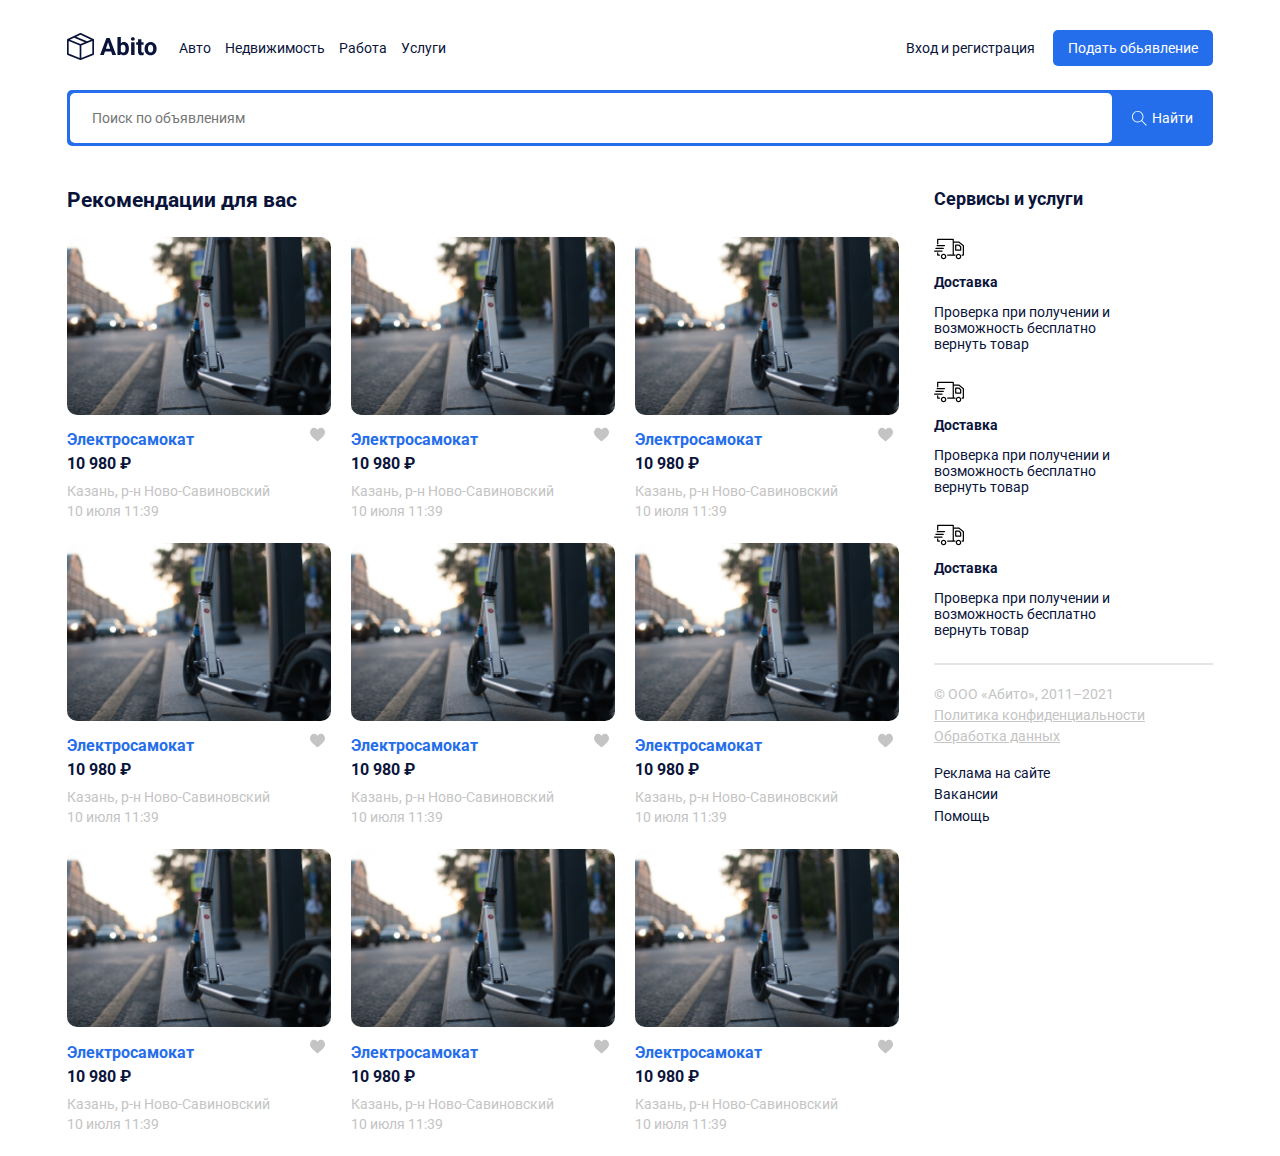
<file: index.html>
<!DOCTYPE html>
<html lang="en">

<head>
    <meta charset="UTF-8">
    <meta http-equiv="X-UA-Compatible" content="IE=edge">
    <meta name="viewport" content="width=device-width, initial-scale=1.0">
    <title>Abito</title>
    <link rel="preconnect" href="https://fonts.googleapis.com">
    <link rel="preconnect" href="https://fonts.gstatic.com" crossorigin>
    <link href="https://fonts.googleapis.com/css2?family=Roboto:wght@400;700&display=swap" rel="stylesheet">
    <link rel="stylesheet" href="normalize.css" />
    <link rel="stylesheet" href="styles.css" />
</head>

<body>
    <!-- HEADER -->
    <header class="header container">

        <div class="navbar">
            <a href="/index.html" class="logo">
                <img src="img/logo.svg" alt="Авито логотип" class="logo-image">
            </a>
            <!-- навигация -->
            <nav class="navbar-menu">
                <!-- меню -->
                <ul class="menu">
                    <!-- пункты меню -->
                    <li class="menu-item">
                        <a href="#" class="menu-link">Авто</a>
                    </li>
                    <li class="menu-item">
                        <a href="#" class="menu-link">Недвижимость</a>
                    </li>
                    <li class="menu-item">
                        <a href="#" class="menu-link">Работа</a>
                    </li>
                    <li class="menu-item">
                        <a href="#" class="menu-link">Услуги</a>
                    </li>
                </ul>
            </nav>

            <!-- кнопки навигации -->
            <div class="btn-group">
                <a href="#" class="button button-link">Вход и регистрация</a>
                <a href="#" class="button button-primary">Подать обьявление</a>
            </div>
            <!-- /.btn-group -->

        </div>
        <!-- /.navbar -->

        <div class="search-panel">
            <input type="search" class="search-input" placeholder="Поиск по объявлениям">
            <button class="search-button">
                <svg class="search-icon" width="15" height="15" viewBox="0 0 15 15" fill="none" xmlns="http://www.w3.org/2000/svg">
                    <path d="M14.6506 14.0012L10.0862 9.43675C10.9465 8.43352 11.4706 7.13293 11.4706 5.71058C11.4706 2.54822 8.89765 -0.0247192 5.7353 -0.0247192C4.20353 -0.0247192 2.76265 0.571751 1.67824 1.6544C0.595589 2.73793 -0.000881376 4.17881 9.77541e-07 5.71058C9.77541e-07 8.87293 2.57294 11.4459 5.7353 11.4459C7.15765 11.4459 8.45912 10.9218 9.46235 10.0615L14.0268 14.6259L14.6506 14.0012ZM5.7353 10.5635C3.06 10.5635 0.882354 8.38675 0.882354 5.71058C0.881472 4.41352 1.38618 3.19499 2.30294 2.2791C3.21882 1.36234 4.43824 0.857634 5.7353 0.857634C8.41059 0.857634 10.5882 3.0344 10.5882 5.71058C10.5882 8.38587 8.41059 10.5635 5.7353 10.5635Z" fill="white"/>
                    </svg>
                    
                <span class="search-button-text">Найти</span>
            </button>
        </div>
        <!-- /.search-panel -->
    </header>
    <!-- /HEADER -->

    <!-- MAIN SECTION -->
    <div class="page-content container">

        <!-- обьявления -->
        <main class="main">
            <h2 class="page-title">Рекомендации для вас</h2>
            <div class="cards">

                <div class="card">
                    <a href="single.html" class="card-link">
                        <img src="img/card-image.jpg" alt="photo" class="card-image">
                    </a>
                    <div class="card-header">
                        <a href="single.html" class="card-link">
                            <h3 class="card-title">Электросамокат</h3>
                        </a>
                        <button class="like">
                            <img src="img/favourite.svg" alt="like">
                        </button>
                    </div>
                    <!-- /.card-header -->
                    <strong class="card-price">
                        10 980 ₽
                    </strong>
                    <p class="card-text">Казань, р-н Ново-Савиновский</p>
                    <p class="card-text">10 июля 11:39</p>
                </div>
                <!-- /.card -->

                <div class="card">
                    <a href="single.html" class="card-link">
                        <img src="img/card-image.jpg" alt="photo" class="card-image">
                    </a>
                    <div class="card-header">
                        <a href="single.html" class="card-link">
                            <h3 class="card-title">Электросамокат</h3>
                        </a>
                        <button class="like">
                            <img src="img/favourite.svg" alt="like">
                        </button>
                    </div>
                    <!-- /.card-header -->
                    <strong class="card-price">
                        10 980 ₽
                    </strong>
                    <p class="card-text">Казань, р-н Ново-Савиновский</p>
                    <p class="card-text">10 июля 11:39</p>
                </div>
                <!-- /.card -->

                <div class="card">
                    <a href="single.html" class="card-link">
                        <img src="img/card-image.jpg" alt="photo" class="card-image">
                    </a>
                    <div class="card-header">
                        <a href="single.html" class="card-link">
                            <h3 class="card-title">Электросамокат</h3>
                        </a>
                        <button class="like">
                            <img src="img/favourite.svg" alt="like">
                        </button>
                    </div>
                    <!-- /.card-header -->
                    <strong class="card-price">
                        10 980 ₽
                    </strong>
                    <p class="card-text">Казань, р-н Ново-Савиновский</p>
                    <p class="card-text">10 июля 11:39</p>
                </div>
                <!-- /.card -->

                <div class="card">
                    <a href="single.html" class="card-link">
                        <img src="img/card-image.jpg" alt="photo" class="card-image">
                    </a>
                    <div class="card-header">
                        <a href="single.html" class="card-link">
                            <h3 class="card-title">Электросамокат</h3>
                        </a>
                        <button class="like">
                            <img src="img/favourite.svg" alt="like">
                        </button>
                    </div>
                    <!-- /.card-header -->
                    <strong class="card-price">
                        10 980 ₽
                    </strong>
                    <p class="card-text">Казань, р-н Ново-Савиновский</p>
                    <p class="card-text">10 июля 11:39</p>
                </div>
                <!-- /.card -->

                <div class="card">
                    <a href="single.html" class="card-link">
                        <img src="img/card-image.jpg" alt="photo" class="card-image">
                    </a>
                    <div class="card-header">
                        <a href="single.html" class="card-link">
                            <h3 class="card-title">Электросамокат</h3>
                        </a>
                        <button class="like">
                            <img src="img/favourite.svg" alt="like">
                        </button>
                    </div>
                    <!-- /.card-header -->
                    <strong class="card-price">
                        10 980 ₽
                    </strong>
                    <p class="card-text">Казань, р-н Ново-Савиновский</p>
                    <p class="card-text">10 июля 11:39</p>
                </div>
                <!-- /.card -->

                <div class="card">
                    <a href="single.html" class="card-link">
                        <img src="img/card-image.jpg" alt="photo" class="card-image">
                    </a>
                    <div class="card-header">
                        <a href="single.html" class="card-link">
                            <h3 class="card-title">Электросамокат</h3>
                        </a>
                        <button class="like">
                            <img src="img/favourite.svg" alt="like">
                        </button>
                    </div>
                    <!-- /.card-header -->
                    <strong class="card-price">
                        10 980 ₽
                    </strong>
                    <p class="card-text">Казань, р-н Ново-Савиновский</p>
                    <p class="card-text">10 июля 11:39</p>
                </div>
                <!-- /.card -->

                <div class="card">
                    <a href="single.html" class="card-link">
                        <img src="img/card-image.jpg" alt="photo" class="card-image">
                    </a>
                    <div class="card-header">
                        <a href="single.html" class="card-link">
                            <h3 class="card-title">Электросамокат</h3>
                        </a>
                        <button class="like">
                            <img src="img/favourite.svg" alt="like">
                        </button>
                    </div>
                    <!-- /.card-header -->
                    <strong class="card-price">
                        10 980 ₽
                    </strong>
                    <p class="card-text">Казань, р-н Ново-Савиновский</p>
                    <p class="card-text">10 июля 11:39</p>
                </div>
                <!-- /.card -->

                <div class="card">
                    <a href="single.html" class="card-link">
                        <img src="img/card-image.jpg" alt="photo" class="card-image">
                    </a>
                    <div class="card-header">
                        <a href="single.html" class="card-link">
                            <h3 class="card-title">Электросамокат</h3>
                        </a>
                        <button class="like">
                            <img src="img/favourite.svg" alt="like">
                        </button>
                    </div>
                    <!-- /.card-header -->
                    <strong class="card-price">
                        10 980 ₽
                    </strong>
                    <p class="card-text">Казань, р-н Ново-Савиновский</p>
                    <p class="card-text">10 июля 11:39</p>
                </div>
                <!-- /.card -->

                <div class="card">
                    <a href="single.html" class="card-link">
                        <img src="img/card-image.jpg" alt="photo" class="card-image">
                    </a>
                    <div class="card-header">
                        <a href="single.html" class="card-link">
                            <h3 class="card-title">Электросамокат</h3>
                        </a>
                        <button class="like">
                            <img src="img/favourite.svg" alt="like">
                        </button>
                    </div>
                    <!-- /.card-header -->
                    <strong class="card-price">
                        10 980 ₽
                    </strong>
                    <p class="card-text">Казань, р-н Ново-Савиновский</p>
                    <p class="card-text">10 июля 11:39</p>
                </div>
                <!-- /.card -->
            </div>
        </main>

        <!-- боковая панель -->
        <aside class="sidebar">
            <h4 class="page-title">Сервисы и услуги</h4>

            <div class="service">
                <img src="img/delivery.svg" alt="delivery" class="service-image">
                <h5 class="service-title">Доставка</h5>
                <p class="service-text">Проверка при получении и возможность бесплатно вернуть товар</p>
            </div>
            <!-- /.service -->

            <div class="service">
                <img src="img/delivery.svg" alt="delivery" class="service-image">
                <h5 class="service-title">Доставка</h5>
                <p class="service-text">Проверка при получении и возможность бесплатно вернуть товар</p>
            </div>
            <!-- /.service -->

            <div class="service">
                <img src="img/delivery.svg" alt="delivery" class="service-image">
                <h5 class="service-title">Доставка</h5>
                <p class="service-text">Проверка при получении и возможность бесплатно вернуть товар</p>
            </div>
            <!-- /.service -->

            <!-- полоска в сайдбаре -->
            <hr color="#E5E5E5">
            <footer class="footer">
                <p class="footer-text">© ООО «Абито», 2011–2021</p>

                <ul class="footer-menu">
                    <li class="footer-menu_item">
                        <a href="#" class="footer-text">Политика конфиденциальности</a>
                    </li>
                    <li class="footer-menu_item">
                        <a href="#" class="footer-text">Обработка данных</a>
                    </li>
                </ul>

                <ul class="footer-menu">
                    <li class="footer-menu_item">
                        <a href="#" class="footer-link">Реклама на сайте</a>
                    </li>
                    <li class="footer-menu_item">
                        <a href="#" class="footer-link">Вакансии</a>
                    </li>
                    <li class="footer-menu_item">
                        <a href="#" class="footer-link">Помощь</a>
                    </li>
                </ul>

            </footer>
        </aside>

    </div>
    <!-- /MAIN SECTION -->
</body>

</html>
</file>
<file: styles.css>
body {
    font-family: 'Roboto', sans-serif;
    font-size: 14px;
    color: #0A143A;
}

.container {
    max-width: 1146px;
    margin: auto;
}

.header {
    padding-top: 30px;
    padding-bottom: 30px;
    margin-bottom: 12px;
}

.navbar {
    display: flex;
    align-items: center;
    justify-content: space-between;
    margin-bottom: 24px;
}


/* меню в шапке */

.navbar-menu {
    margin-right: auto;
}

.menu {
    list-style: none;
    margin: 0;
    padding-left: 22px;
    padding-right: 22px;
    display: flex;
}


/* для всех пунктов меню, кроме последнего */

.menu-item:not(:last-child) {
    margin-right: 14px;
}

.menu-link {
    text-decoration: none;
    color: inherit;
    /*взять родительский цвет текста (body)*/
}

.button {
    text-decoration: none;
    display: inline-block;
    padding: 10px 15px;
    cursor: pointer;
}

.button-link {
    color: inherit;
}

.button-primary {
    background: #256EEB;
    border-radius: 5px;
    color: white;
}

.search-panel {
    height: 50px;
    background: #256EEB;
    border-radius: 5px;
    display: flex;
    padding: 3px;
}

.search-input {
    flex-grow: 1;
    /*растянуть на ширину поля*/
    background: #FFFFFF;
    border-radius: 5px;
    border: none;
    padding-left: 22px;
    padding-right: 22px;
}

.search-button {
    background: #256EEB;
    border: none;
    color: white;
    padding-left: 20px;
    padding-right: 17px;
    display: flex;
    align-items: center;
}

.search-button-text {
    margin-left: 5px;
}


/* гриды */

.page-content {
    display: grid;
    grid-template-columns: 9fr 3fr;
    grid-column-gap: 30px;
}

.card-image {
    border-radius: 10px;
    width: 264px;
    height: 178px;
    object-fit: cover;
}

.cards {
    display: flex;
    flex-wrap: wrap;
}

.card {
    margin-bottom: 20px;
}

.card:not(:nth-child(3n)) {
    margin-right: 20px;
}

.card-title {
    font-size: 16px;
    line-height: 19px;
    color: #256EEB;
    margin-top: 12px;
    margin-bottom: 5px;
}

.card-header {
    display: flex;
    justify-content: space-between;
    align-items: center;
}

.like {
    background-color: white;
    border: none;
    cursor: pointer;
    margin-left: 15px;
}

.card-price {
    font-size: 16px;
    line-height: 19px;
    margin-bottom: 10px;
    display: block;
}

.card-text {
    font-size: 14px;
    line-height: 16px;
    color: #C4C4C4;
    margin-bottom: 4px;
    margin-top: 0;
}

.card-link {
    text-decoration: none;
}

.sidebar .page-title {
    font-size: 18px;
    line-height: 21px;
}

.service {
    margin-bottom: 25px;
}

.service-title {
    font-weight: bold;
    font-size: 14px;
    line-height: 16px;
    color: #0A143A;
    margin-top: 7px;
    margin-bottom: 5px;
}

.service-text {
    font-weight: normal;
    font-size: 14px;
    line-height: 16px;
    color: #0A143A;
    max-width: 217px;
}

.footer-text {
    display: inline-block;
    font-size: 14px;
    line-height: 16px;
    color: #C4C4C4;
    margin-bottom: 5px;
}

.footer-menu {
    margin: 0;
    padding: 0;
    list-style: none;
    margin-bottom: 16px;
}

.footer-link {
    color: inherit;
    text-decoration: none;
    display: inline-block;
    margin-bottom: 5px;
}

.main-single {
    display: flex;
    align-items: flex-start;
}

.content {
    max-width: 640px;
    margin-right: 30px;
}

.swiper-container {
    width: 100%;
    height: 300px;
    margin-left: auto;
    margin-right: auto;
}

.swiper-slide {
    background-size: cover;
    background-position: center;
}

.mySwiper2 {
    width: 100%;
    border-radius: 10px;
}

.mySwiper {
    height: 20%;
    box-sizing: border-box;
    padding: 10px 0;
}

.mySwiper .swiper-slide {
    width: 25%;
    height: 100%;
    opacity: 0.4;
    border-radius: 10px;
}

.mySwiper .swiper-slide-thumb-active {
    opacity: 1;
}

.swiper-slide img {
    display: block;
    width: 100%;
    height: 100%;
    object-fit: cover;
    border-radius: 3px;
}

.content-text {
    font-size: 14px;
    line-height: 140%;
}

.autor {
    min-width: 264px;
}

.autor-wraper {
    display: flex;
    align-items: center;
    justify-content: space-between;
    margin-top: 25px;
    margin-bottom: 30px;
}

.autor-image {
    height: 50px;
    width: 50px;
    object-fit: cover;
    border-radius: 50%;
}

.autor-name {
    font-weight: bold;
    font-size: 12px;
    line-height: 14px;
    display: block;
    margin-bottom: 4px;
}

.rating {
    margin-bottom: 5px;
}

.rating-counter {
    margin-left: 10px;
    opacity: 0.5;
}

.autor-status {
    font-size: 12px;
    line-height: 14px;
}

.single-price {
    font-size: 24px;
    line-height: 28px;
    margin-top: 0;
    margin-bottom: 25px;
    display: block;
}

.page-title {
    margin-top: 0;
    margin-bottom: 25px;
}

.button-block {
    display: block;
    width: 100%;
    height: 54px;
    margin-bottom: 14px;
    border: none;
}

.button-succes {
    background-color: #14B4BE;
    border-radius: 5px;
    color: #fff;
}
</file>
